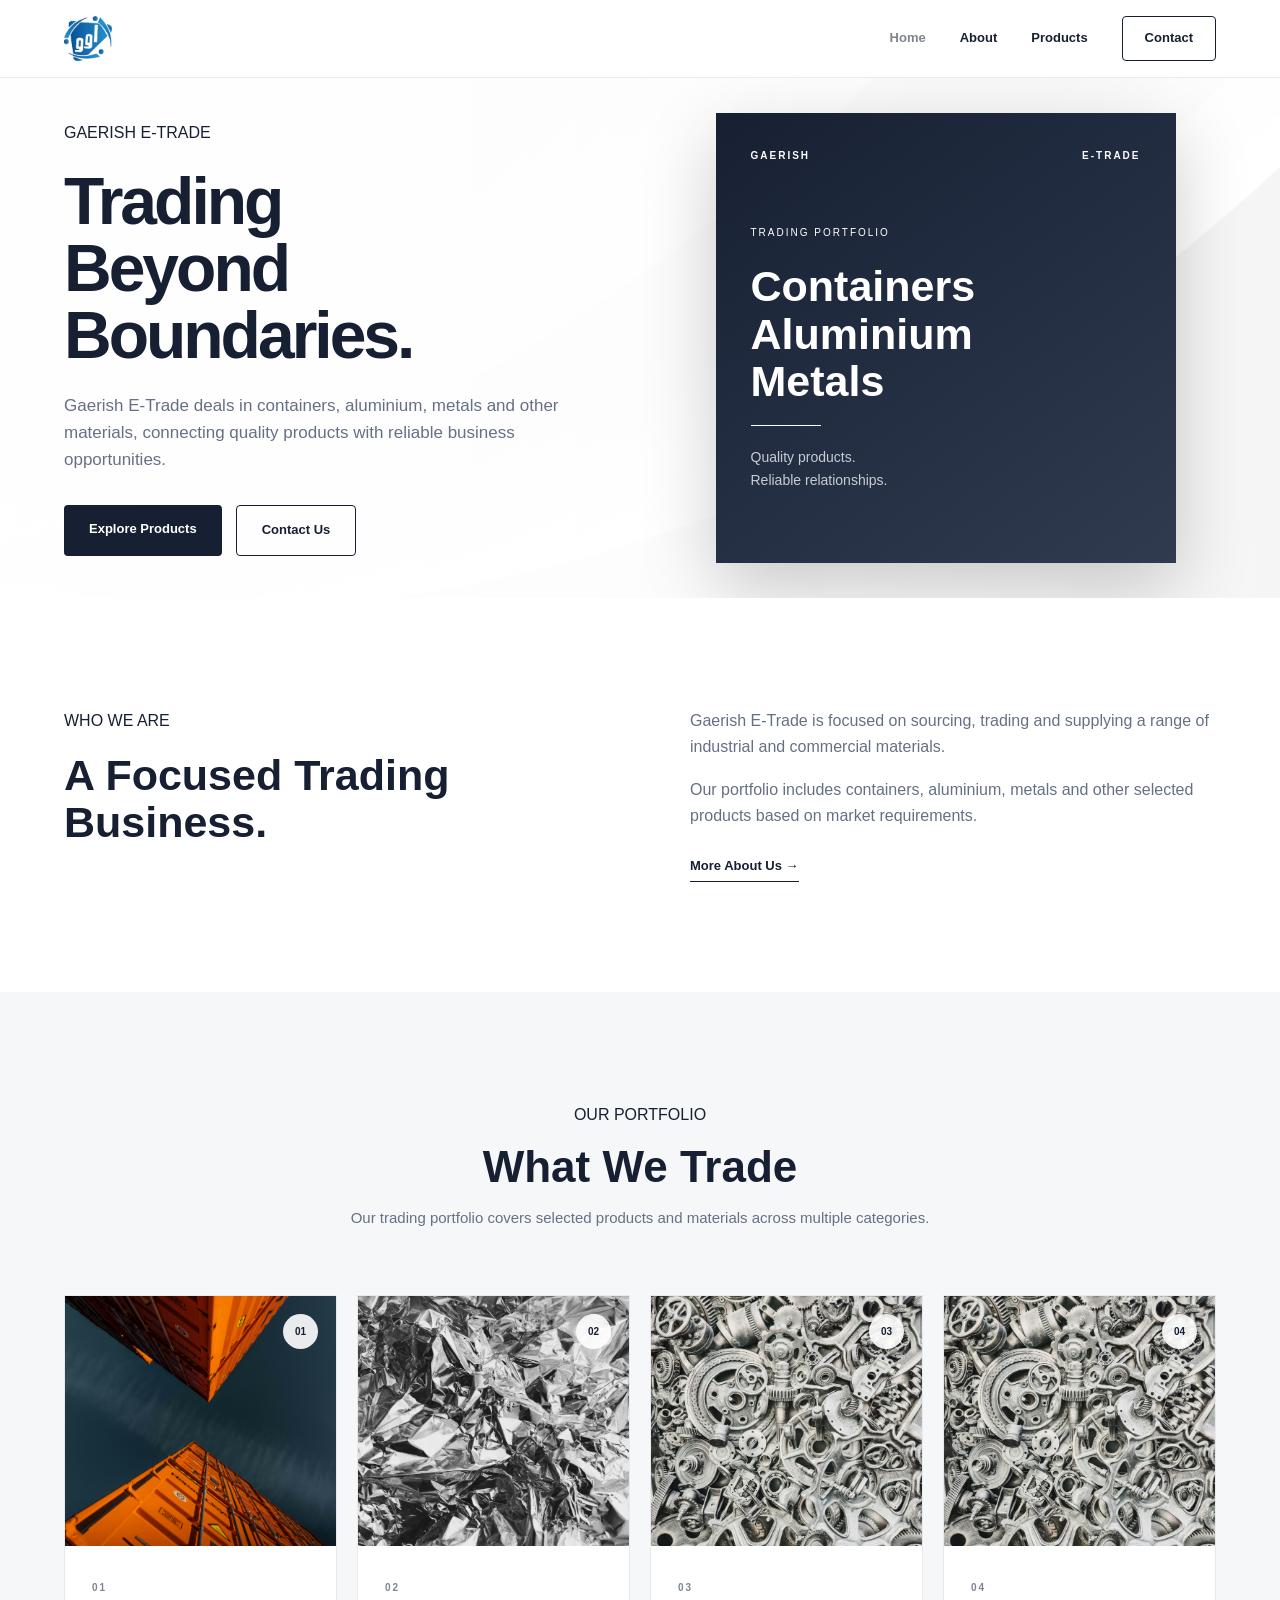
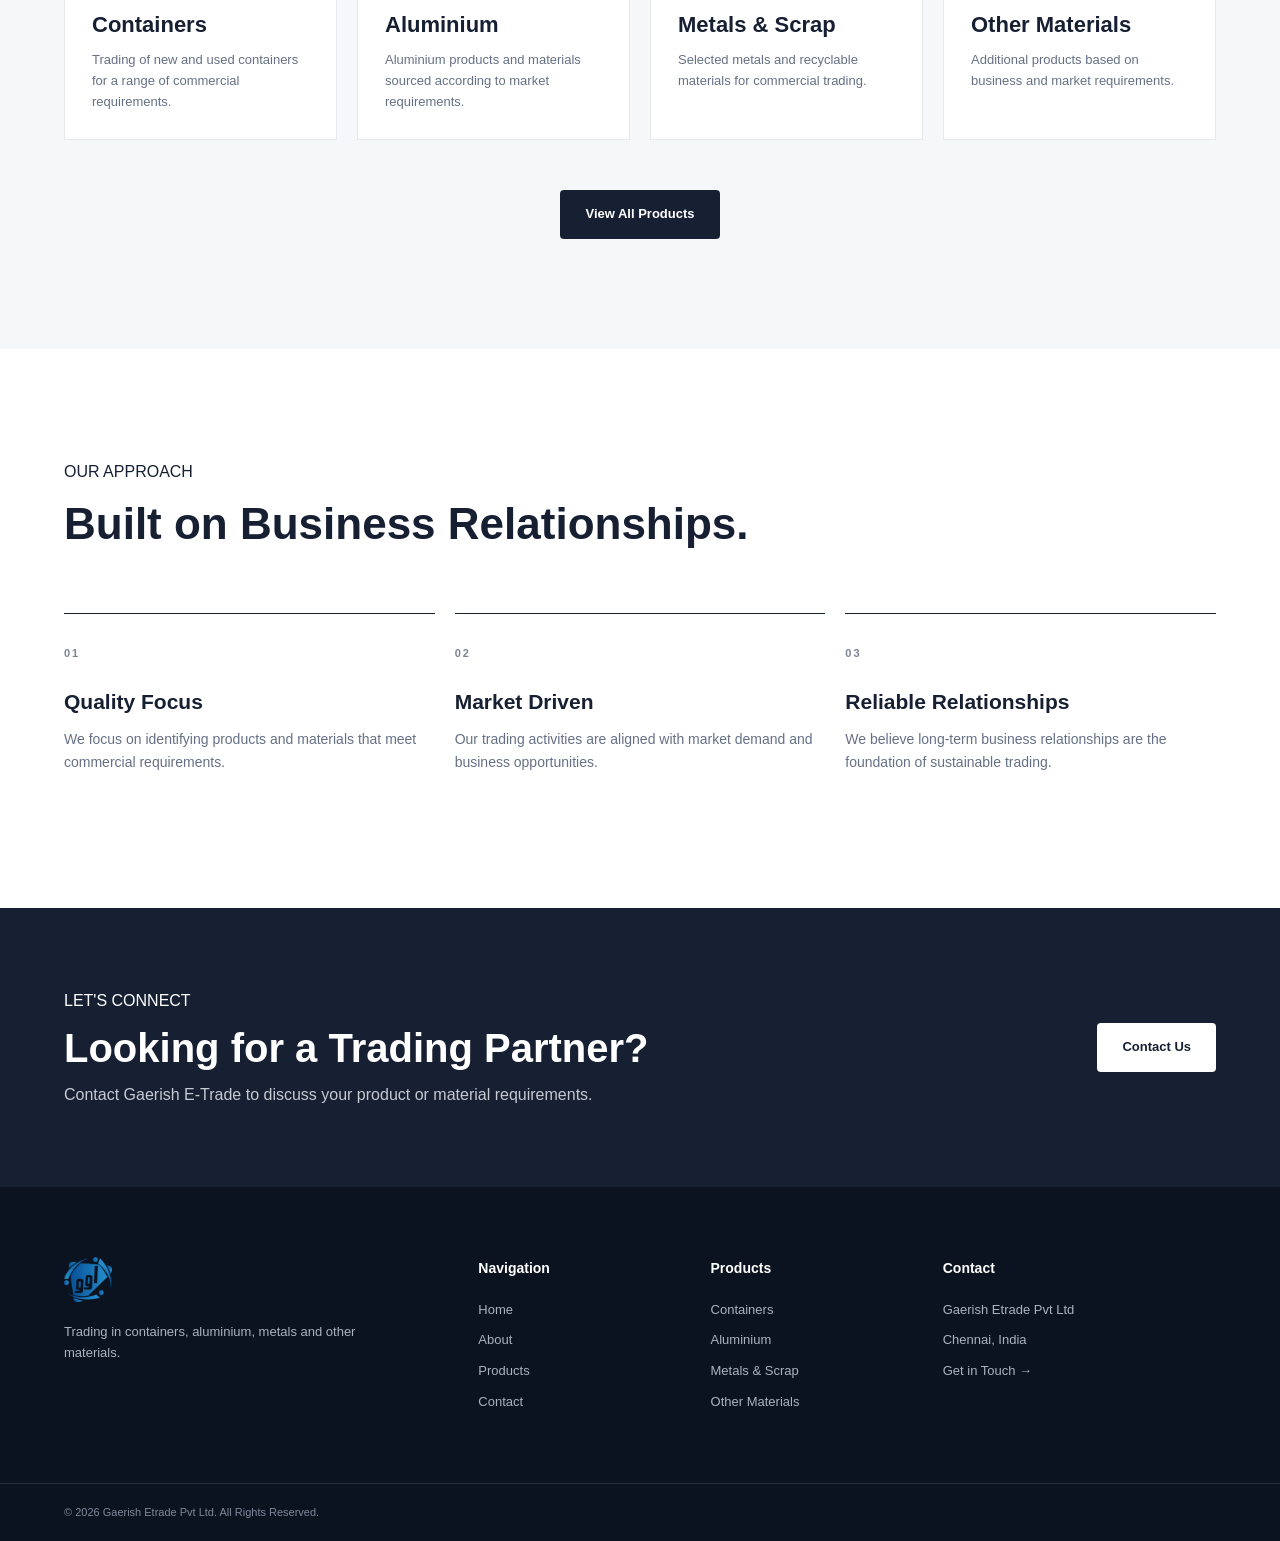
<file: index.html>
<!DOCTYPE html>
<html lang="en">

<head>
    <meta charset="UTF-8">

    <meta name="viewport"
          content="width=device-width, initial-scale=1.0">

    <title>Gaerish E-Trade | Trading Solutions</title>

    <meta name="description"
          content="Gaerish E-Trade - Trading in containers, aluminium, metals and other materials.">

    <link rel="stylesheet" href="css/style.css">
    <link rel="stylesheet" href="css/responsive.css">
</head>

<body>


<!-- =========================================
     HEADER
========================================= -->

<header class="header">

    <div class="container nav-container">

        <a href="index.html" class="logo">
            <img src="images/logo/logo.png"
                 alt="Gaerish E-Trade Logo">
        </a>


        <nav class="navbar" id="navbar">

            <a href="index.html" class="active">
                Home
            </a>

            <a href="pages/about.html">
                About
            </a>

            <a href="pages/products.html">
                Products
            </a>

            <a href="pages/contact.html"
               class="contact-nav">
                Contact
            </a>

        </nav>


        <button class="menu-toggle"
                id="menuToggle"
                aria-label="Open Menu">

            ☰

        </button>

    </div>

</header>



<!-- =========================================
     HERO
========================================= -->

<section class="hero home-hero">

    <!-- DARK OVERLAY -->
    <div class="hero-overlay"></div>


    <div class="container hero-content">


        <!-- HERO TEXT -->

        <div class="hero-text">

            <span class="eyebrow">
                GAERISH E-TRADE
            </span>


            <h1>
                Trading
                <span>Beyond Boundaries.</span>
            </h1>


            <p>
                Gaerish E-Trade deals in containers,
                aluminium, metals and other materials,
                connecting quality products with
                reliable business opportunities.
            </p>


            <div class="hero-buttons">

                <a href="pages/products.html"
                   class="btn btn-primary">

                    Explore Products

                </a>


                <a href="pages/contact.html"
                   class="btn btn-secondary">

                    Contact Us

                </a>

            </div>

        </div>



        <!-- HERO PANEL -->

        <div class="hero-visual">

            <div class="hero-panel">

                <div class="panel-top">

                    <span>GAERISH</span>

                    <span>E-TRADE</span>

                </div>


                <div class="panel-content">

                    <span class="panel-label">
                        TRADING PORTFOLIO
                    </span>


                    <h2>
                        Containers<br>
                        Aluminium<br>
                        Metals
                    </h2>


                    <div class="panel-line"></div>


                    <p>
                        Quality products.<br>
                        Reliable relationships.
                    </p>

                </div>

            </div>

        </div>

    </div>

</section>



<!-- =========================================
     INTRO
========================================= -->

<section class="intro">

    <div class="container intro-grid">


        <div>

            <span class="eyebrow">
                WHO WE ARE
            </span>


            <h2>
                A Focused Trading Business.
            </h2>

        </div>


        <div>

            <p>
                Gaerish E-Trade is focused on sourcing,
                trading and supplying a range of industrial
                and commercial materials.
            </p>


            <p>
                Our portfolio includes containers,
                aluminium, metals and other selected
                products based on market requirements.
            </p>


            <a href="pages/about.html"
               class="text-link">

                More About Us →

            </a>

        </div>

    </div>

</section>



<!-- =========================================
     PRODUCTS
========================================= -->

<section class="products-section">

    <div class="container">


        <div class="section-heading">

            <span class="eyebrow">
                OUR PORTFOLIO
            </span>


            <h2>
                What We Trade
            </h2>


            <p>
                Our trading portfolio covers selected
                products and materials across multiple
                categories.
            </p>

        </div>



        <div class="product-grid">


            <!-- CONTAINER -->

            <article class="product-card">

                <div class="product-image">

                    <img src="images/products/Container.jpg"
                         alt="Containers"
                         loading="lazy">


                    <div class="product-overlay">
                        <span>01</span>
                    </div>

                </div>


                <div class="product-content">

                    <span class="product-number">
                        01
                    </span>


                    <h3>
                        Containers
                    </h3>


                    <p>
                        Trading of new and used containers
                        for a range of commercial requirements.
                    </p>

                </div>

            </article>



            <!-- ALUMINIUM -->

            <article class="product-card">

                <div class="product-image">

                    <img src="images/products/aluminium.jpg"
                         alt="Aluminium"
                         loading="lazy">


                    <div class="product-overlay">
                        <span>02</span>
                    </div>

                </div>


                <div class="product-content">

                    <span class="product-number">
                        02
                    </span>


                    <h3>
                        Aluminium
                    </h3>


                    <p>
                        Aluminium products and materials
                        sourced according to market requirements.
                    </p>

                </div>

            </article>



            <!-- SCRAP -->

            <article class="product-card">

                <div class="product-image">

                    <img src="images/products/scrap.jpg"
                         alt="Metals and Scrap"
                         loading="lazy">


                    <div class="product-overlay">
                        <span>03</span>
                    </div>

                </div>


                <div class="product-content">

                    <span class="product-number">
                        03
                    </span>


                    <h3>
                        Metals &amp; Scrap
                    </h3>


                    <p>
                        Selected metals and recyclable
                        materials for commercial trading.
                    </p>

                </div>

            </article>



            <!-- OTHER MATERIALS -->

            <article class="product-card">

                <div class="product-image">

                    <img src="images/products/scrap.jpg"
                         alt="Other Materials"
                         loading="lazy">


                    <div class="product-overlay">
                        <span>04</span>
                    </div>

                </div>


                <div class="product-content">

                    <span class="product-number">
                        04
                    </span>


                    <h3>
                        Other Materials
                    </h3>


                    <p>
                        Additional products based on
                        business and market requirements.
                    </p>

                </div>

            </article>

        </div>



        <div class="products-button">

            <a href="pages/products.html"
               class="btn btn-primary">

                View All Products

            </a>

        </div>

    </div>

</section>



<!-- =========================================
     WHY GAERISH
========================================= -->

<section class="why-section">

    <div class="container">


        <div class="section-heading left">

            <span class="eyebrow">
                OUR APPROACH
            </span>


            <h2>
                Built on Business Relationships.
            </h2>

        </div>



        <div class="why-grid">


            <div class="why-card">

                <span class="why-number">
                    01
                </span>


                <h3>
                    Quality Focus
                </h3>


                <p>
                    We focus on identifying products
                    and materials that meet commercial
                    requirements.
                </p>

            </div>



            <div class="why-card">

                <span class="why-number">
                    02
                </span>


                <h3>
                    Market Driven
                </h3>


                <p>
                    Our trading activities are aligned
                    with market demand and business
                    opportunities.
                </p>

            </div>



            <div class="why-card">

                <span class="why-number">
                    03
                </span>


                <h3>
                    Reliable Relationships
                </h3>


                <p>
                    We believe long-term business
                    relationships are the foundation
                    of sustainable trading.
                </p>

            </div>

        </div>

    </div>

</section>



<!-- =========================================
     CTA
========================================= -->

<section class="cta">

    <div class="container cta-content">


        <div>

            <span class="eyebrow">
                LET'S CONNECT
            </span>


            <h2>
                Looking for a Trading Partner?
            </h2>


            <p>
                Contact Gaerish E-Trade to discuss
                your product or material requirements.
            </p>

        </div>


        <a href="pages/contact.html"
           class="btn btn-light">

            Contact Us

        </a>

    </div>

</section>



<!-- =========================================
     FOOTER
========================================= -->

<footer class="footer">

    <div class="container footer-grid">


        <div class="footer-brand">

            <a href="index.html"
               class="logo">

                <img src="images/logo/logo.png"
                     alt="Gaerish E-Trade Logo">

            </a>


            <p>
                Trading in containers, aluminium,
                metals and other materials.
            </p>

        </div>



        <div>

            <h4>
                Navigation
            </h4>


            <a href="index.html">
                Home
            </a>


            <a href="pages/about.html">
                About
            </a>


            <a href="pages/products.html">
                Products
            </a>


            <a href="pages/contact.html">
                Contact
            </a>

        </div>



        <div>

            <h4>
                Products
            </h4>


            <a href="pages/products.html#containers">
                Containers
            </a>


            <a href="pages/products.html#aluminium">
                Aluminium
            </a>


            <a href="pages/products.html#metals">
                Metals &amp; Scrap
            </a>


            <a href="pages/products.html#other">
                Other Materials
            </a>

        </div>



        <div>

            <h4>
                Contact
            </h4>


            <p>
                Gaerish Etrade Pvt Ltd
            </p>


            <p>
                Chennai, India
            </p>


            <a href="pages/contact.html">
                Get in Touch →
            </a>

        </div>

    </div>



    <div class="footer-bottom">

        <div class="container">

            ©
            <span class="current-year"></span>

            Gaerish Etrade Pvt Ltd.
            All Rights Reserved.

        </div>

    </div>

</footer>



<script src="js/main.js"></script>

</body>
</html>
</file>
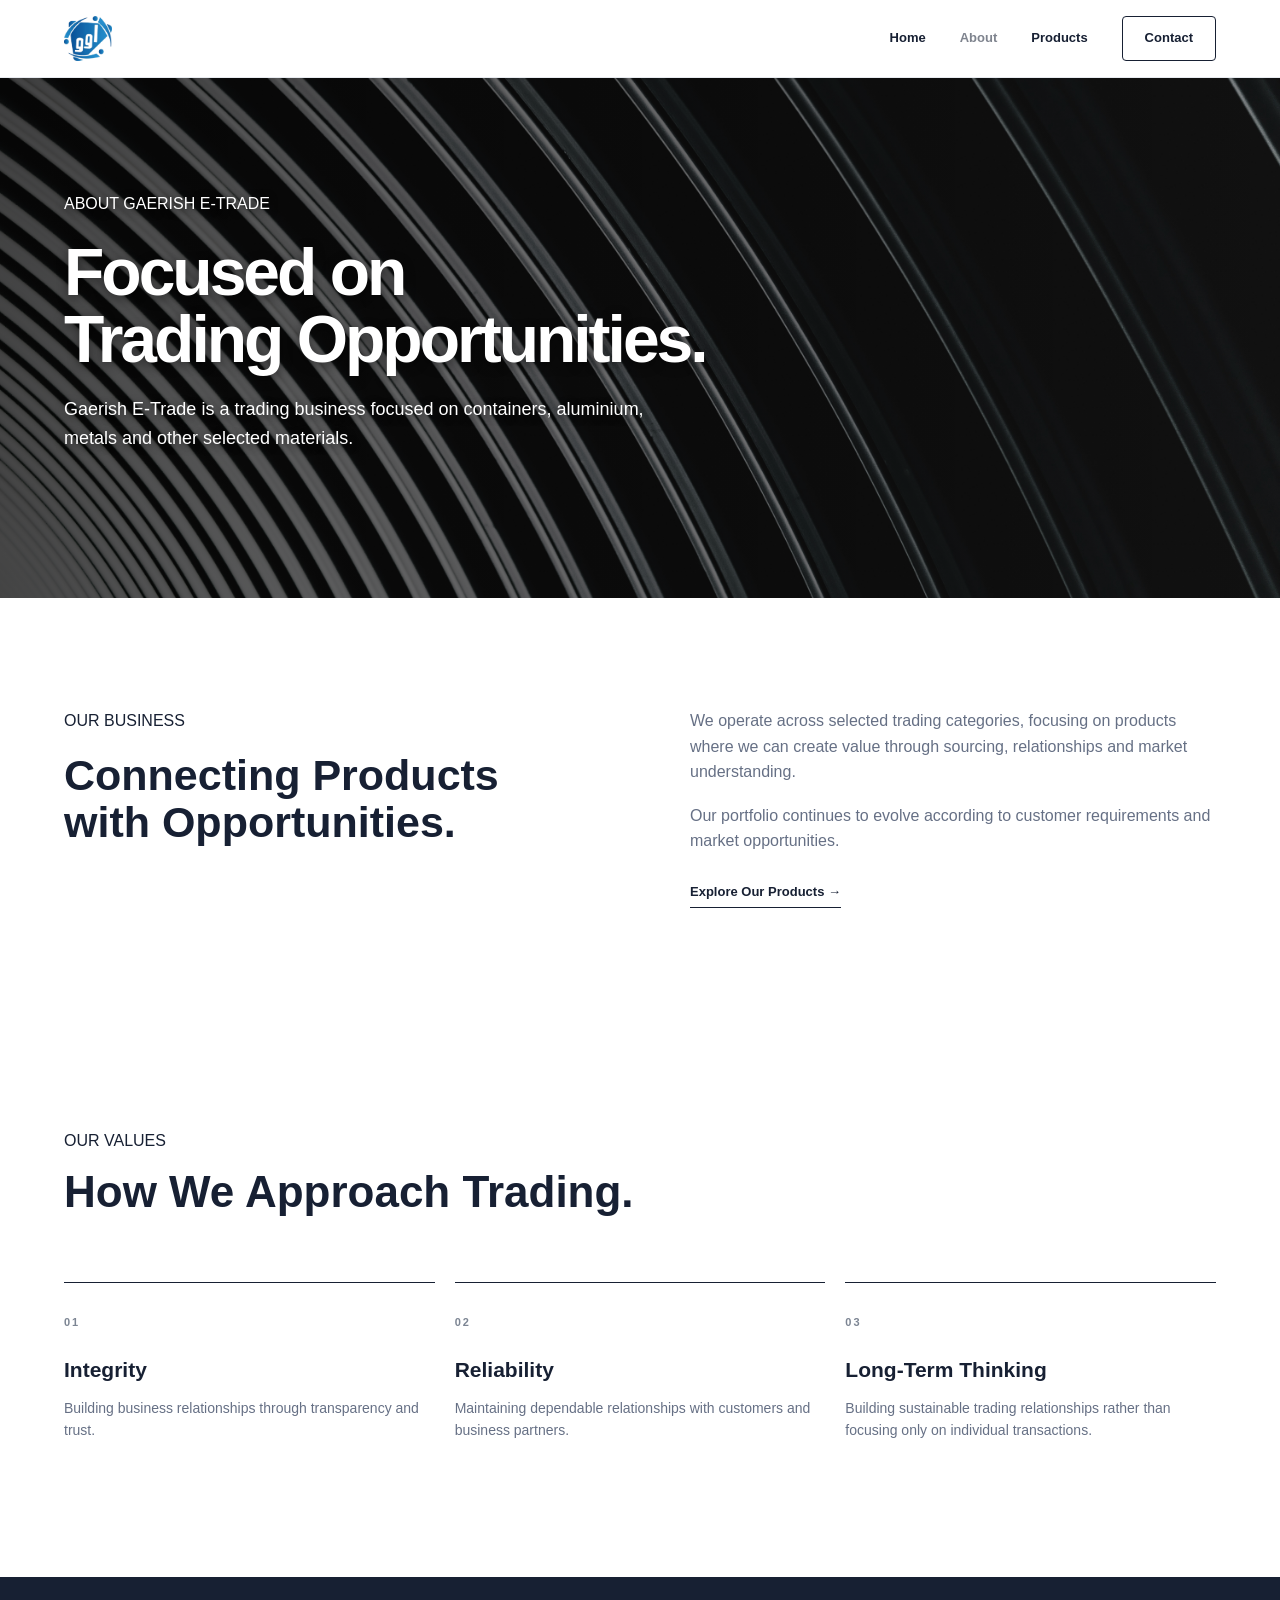
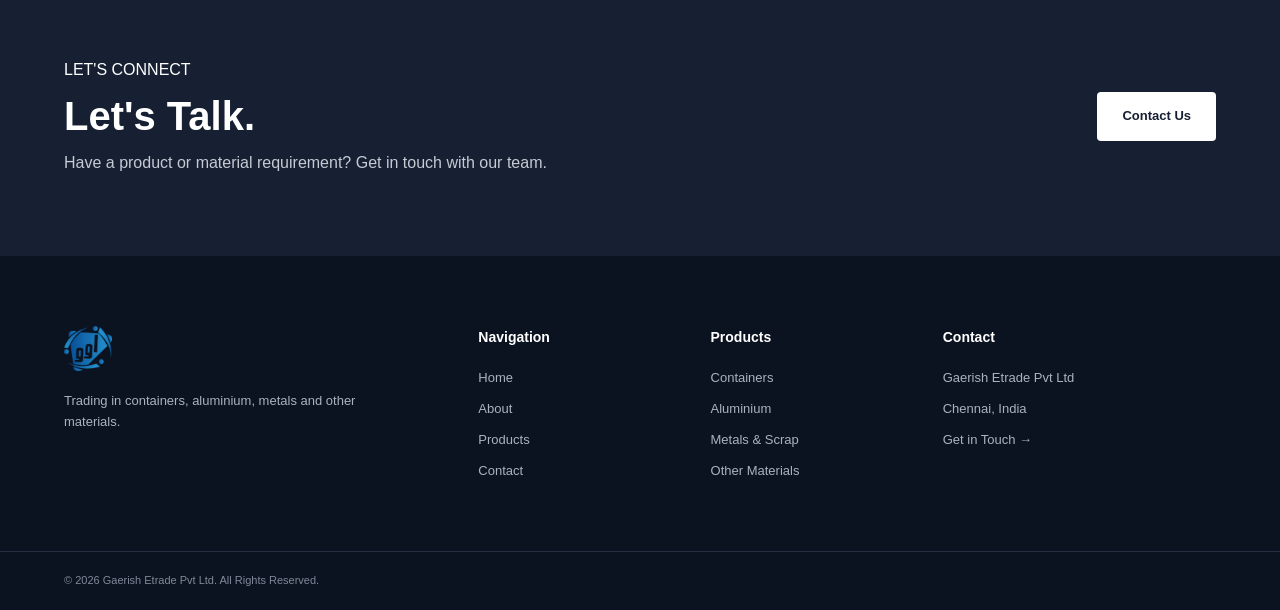
<file: pages/about.html>
<!DOCTYPE html>
<html lang="en">

<head>

    <meta charset="UTF-8">

    <meta name="viewport"
          content="width=device-width, initial-scale=1.0">

    <title>About | Gaerish E-Trade</title>

    <meta name="description"
          content="Learn about Gaerish E-Trade and our focused trading business in containers, aluminium, metals and other materials.">

    <link rel="stylesheet"
          href="../css/style.css">

    <link rel="stylesheet"
          href="../css/responsive.css">

</head>


<body>


<!-- =========================================
     HEADER
========================================= -->

<header class="header">

    <div class="container nav-container">


        <!-- LOGO -->

        <a href="../index.html"
           class="logo">

            <img src="../images/logo/logo.png"
                 alt="Gaerish E-Trade Logo">

        </a>



        <!-- NAVIGATION -->

        <nav class="navbar"
             id="navbar">

            <a href="../index.html">
                Home
            </a>

            <a href="about.html"
               class="active">
                About
            </a>

            <a href="products.html">
                Products
            </a>

            <a href="contact.html"
               class="contact-nav">
                Contact
            </a>

        </nav>



        <!-- MOBILE MENU -->

        <button class="menu-toggle"
                id="menuToggle"
                aria-label="Open Menu">

            ☰

        </button>

    </div>

</header>



<!-- =========================================
     ABOUT HERO
========================================= -->

<section class="hero about-hero">

    <div class="hero-overlay"></div>

    <div class="container">


        <span class="eyebrow">
            ABOUT GAERISH E-TRADE
        </span>


        <h1>
            Focused on
            <span>Trading Opportunities.</span>
        </h1>


        <p>
            Gaerish E-Trade is a trading business focused
            on containers, aluminium, metals and other
            selected materials.
        </p>

    </div>

</section>



<!-- =========================================
     OUR BUSINESS
========================================= -->

<section class="intro">

    <div class="container intro-grid">


        <div>

            <span class="eyebrow">
                OUR BUSINESS
            </span>


            <h2>
                Connecting Products
                with Opportunities.
            </h2>

        </div>



        <div>

            <p>
                We operate across selected trading
                categories, focusing on products where
                we can create value through sourcing,
                relationships and market understanding.
            </p>


            <p>
                Our portfolio continues to evolve
                according to customer requirements
                and market opportunities.
            </p>


            <a href="products.html"
               class="text-link">

                Explore Our Products →

            </a>

        </div>

    </div>

</section>



<!-- =========================================
     OUR VALUES
========================================= -->

<section class="why-section">

    <div class="container">


        <div class="section-heading left">

            <span class="eyebrow">
                OUR VALUES
            </span>


            <h2>
                How We Approach Trading.
            </h2>

        </div>



        <div class="why-grid">


            <!-- VALUE 01 -->

            <div class="why-card">

                <span class="why-number">
                    01
                </span>


                <h3>
                    Integrity
                </h3>


                <p>
                    Building business relationships
                    through transparency and trust.
                </p>

            </div>



            <!-- VALUE 02 -->

            <div class="why-card">

                <span class="why-number">
                    02
                </span>


                <h3>
                    Reliability
                </h3>


                <p>
                    Maintaining dependable relationships
                    with customers and business partners.
                </p>

            </div>



            <!-- VALUE 03 -->

            <div class="why-card">

                <span class="why-number">
                    03
                </span>


                <h3>
                    Long-Term Thinking
                </h3>


                <p>
                    Building sustainable trading
                    relationships rather than focusing
                    only on individual transactions.
                </p>

            </div>

        </div>

    </div>

</section>



<!-- =========================================
     CTA
========================================= -->

<section class="cta">

    <div class="container cta-content">


        <div>

            <span class="eyebrow">
                LET'S CONNECT
            </span>


            <h2>
                Let's Talk.
            </h2>


            <p>
                Have a product or material requirement?
                Get in touch with our team.
            </p>

        </div>


        <a href="contact.html"
           class="btn btn-light">

            Contact Us

        </a>

    </div>

</section>



<!-- =========================================
     FOOTER
========================================= -->

<footer class="footer">

    <div class="container footer-grid">


        <!-- BRAND -->

        <div class="footer-brand">

            <a href="../index.html"
               class="logo">

                <img src="../images/logo/logo.png"
                     alt="Gaerish E-Trade Logo">

            </a>


            <p>
                Trading in containers, aluminium,
                metals and other materials.
            </p>

        </div>



        <!-- NAVIGATION -->

        <div>

            <h4>
                Navigation
            </h4>


            <a href="../index.html">
                Home
            </a>


            <a href="about.html">
                About
            </a>


            <a href="products.html">
                Products
            </a>


            <a href="contact.html">
                Contact
            </a>

        </div>



        <!-- PRODUCTS -->

        <div>

            <h4>
                Products
            </h4>


            <a href="products.html#containers">
                Containers
            </a>


            <a href="products.html#aluminium">
                Aluminium
            </a>


            <a href="products.html#metals">
                Metals &amp; Scrap
            </a>


            <a href="products.html#other">
                Other Materials
            </a>

        </div>



        <!-- CONTACT -->

        <div>

            <h4>
                Contact
            </h4>


            <p>
                Gaerish Etrade Pvt Ltd
            </p>


            <p>
                Chennai, India
            </p>


            <a href="contact.html">
                Get in Touch →
            </a>

        </div>

    </div>



    <!-- FOOTER BOTTOM -->

    <div class="footer-bottom">

        <div class="container">

            ©
            <span class="current-year"></span>

            Gaerish Etrade Pvt Ltd.
            All Rights Reserved.

        </div>

    </div>

</footer>



<!-- JAVASCRIPT -->

<script src="../js/main.js"></script>


</body>

</html>
</file>
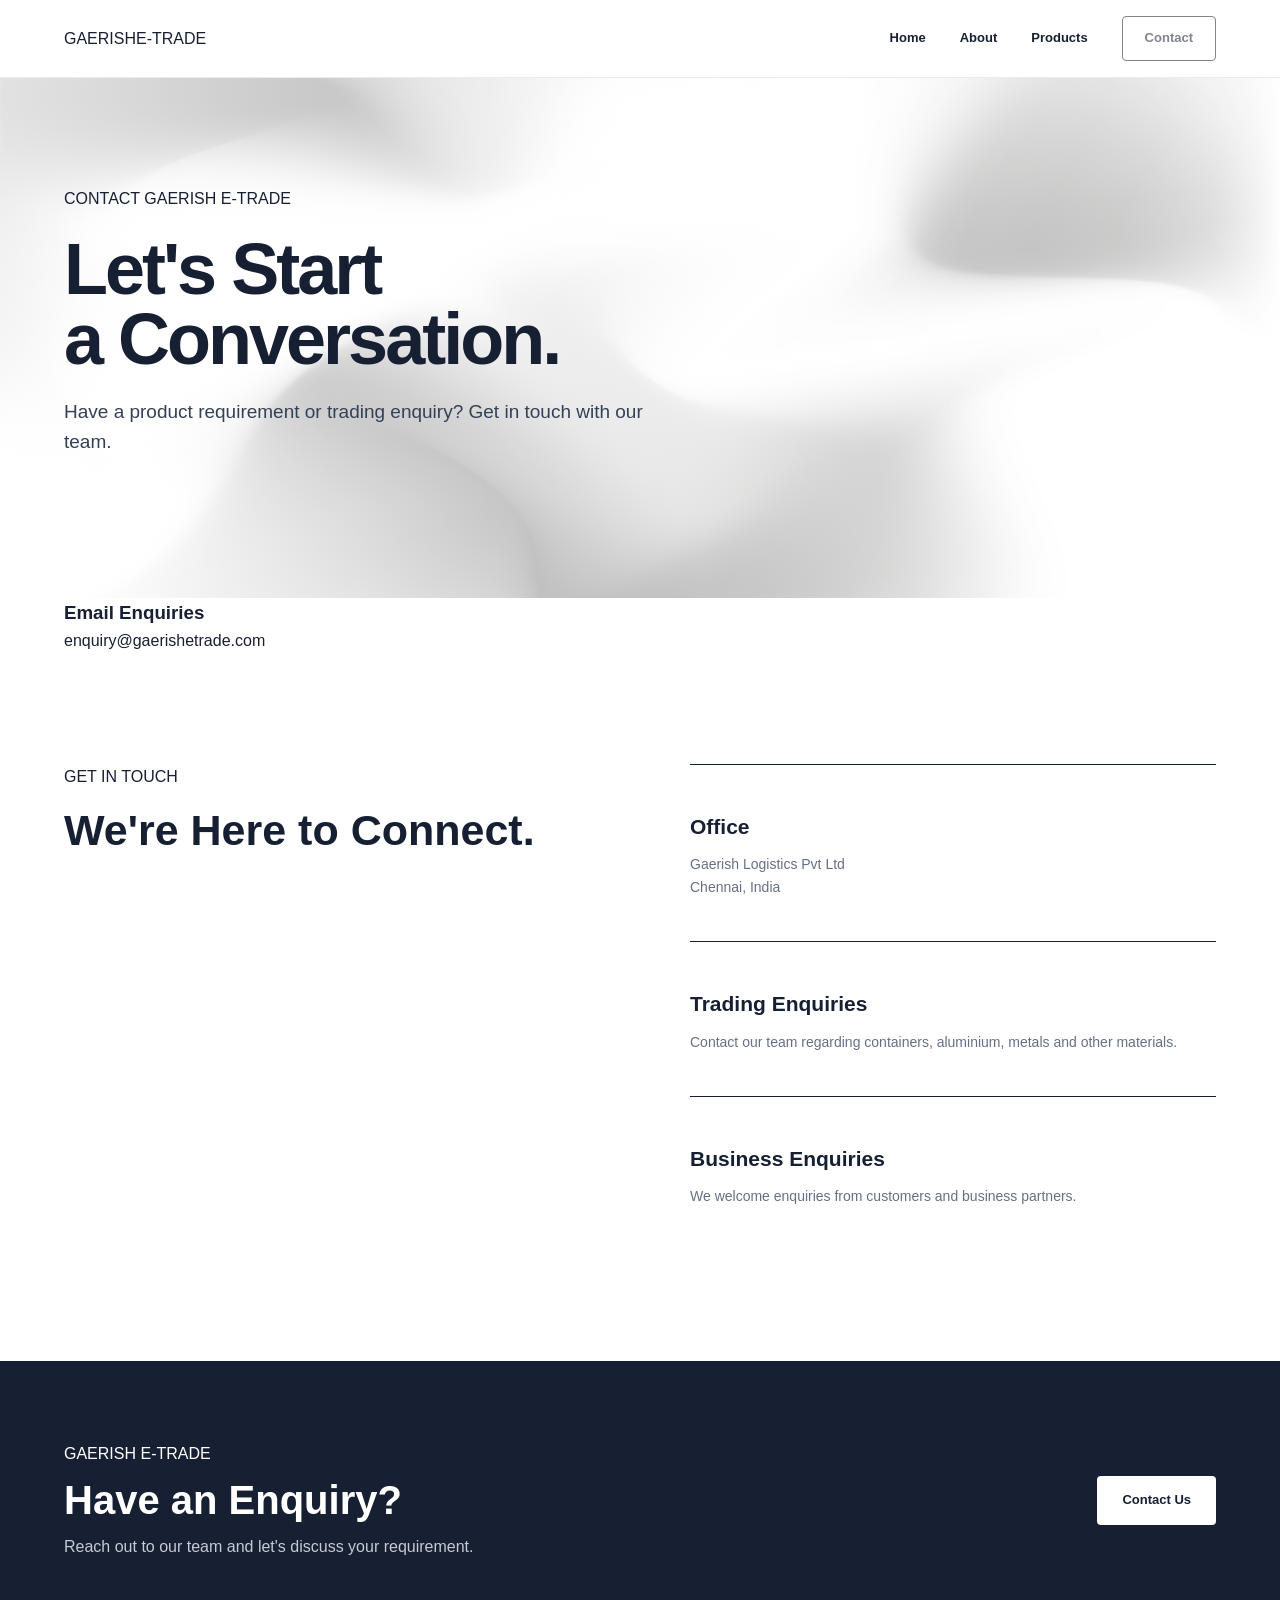
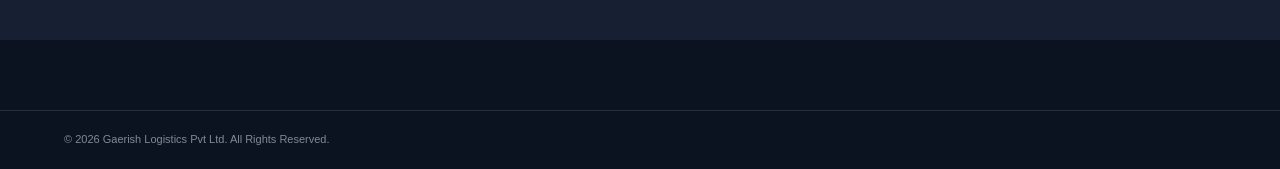
<file: pages/contact.html>
<!DOCTYPE html>
<html lang="en">

<head>

    <meta charset="UTF-8">

    <meta name="viewport"
          content="width=device-width, initial-scale=1.0">

    <title>Contact | Gaerish E-Trade</title>

    <link rel="stylesheet"
          href="../css/style.css">

    <link rel="stylesheet"
          href="../css/responsive.css">

</head>


<body>


<header class="header">

    <div class="container nav-container">

        <a href="../index.html" class="logo">

            <span class="logo-main">
                GAERISH
            </span>

            <span class="logo-sub">
                E-TRADE
            </span>

        </a>


        <nav class="navbar">

            <a href="../index.html">
                Home
            </a>

            <a href="about.html">
                About
            </a>

            <a href="products.html">
                Products
            </a>

            <a href="contact.html"
               class="active contact-nav">
                Contact
            </a>

        </nav>

    </div>

</header>


<section class="hero contact-hero">

    <div class="hero-overlay"></div>

    <div class="container">

        <span class="eyebrow">
            CONTACT GAERISH E-TRADE
        </span>

        <h1>
            Let's Start
            <span>a Conversation.</span>
        </h1>

        <p>
            Have a product requirement or trading enquiry?
            Get in touch with our team.
        </p>

    </div>

</section>
<section class="contact-email">
    <div class="container">
        <h3>Email Enquiries</h3>
        <p><a href="mailto:enquiry@gaerishetrade.com">enquiry@gaerishetrade.com</a></p>
    </div>
</section>



<section class="intro">

    <div class="container intro-grid">

        <div>

            <span class="eyebrow">
                GET IN TOUCH
            </span>

            <h2>
                We're Here
                to Connect.
            </h2>

        </div>


        <div>

            <div class="why-card">

                <h3>
                    Office
                </h3>

                <p>
                    Gaerish Logistics Pvt Ltd<br>
                    Chennai, India
                </p>

            </div>


            <div class="why-card">

                <h3>
                    Trading Enquiries
                </h3>

                <p>
                    Contact our team regarding
                    containers, aluminium, metals
                    and other materials.
                </p>

            </div>


            <div class="why-card">

                <h3>
                    Business Enquiries
                </h3>

                <p>
                    We welcome enquiries from
                    customers and business partners.
                </p>

            </div>

        </div>

    </div>

</section>


<section class="cta">

    <div class="container cta-content">

        <div>

            <span class="eyebrow">
                GAERISH E-TRADE
            </span>

            <h2>
                Have an Enquiry?
            </h2>

            <p>
                Reach out to our team and
                let's discuss your requirement.
            </p>

        </div>


        <!--
        Replace the # below with
        the official email/contact
        once finalized.
        -->

        <a href="#"
           class="btn btn-light">
            Contact Us
        </a>

    </div>

</section>


<footer class="footer">

    <div class="footer-bottom">

        <div class="container">

            © <span class="current-year"></span>
            Gaerish Logistics Pvt Ltd.
            All Rights Reserved.

        </div>

    </div>

</footer>


<script src="../js/main.js"></script>

</body>

</html>
</file>
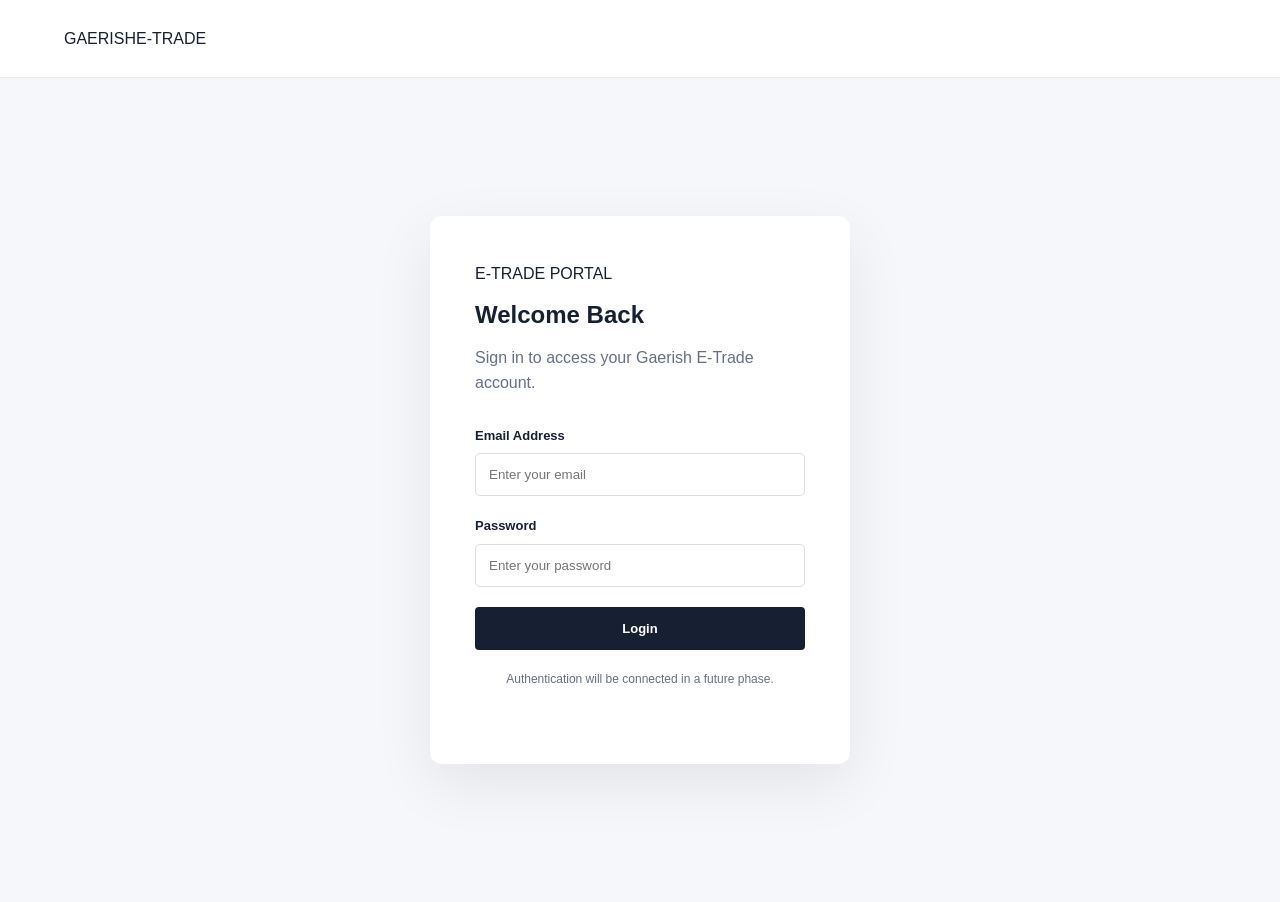
<file: pages/login.html>
<!DOCTYPE html>
<html lang="en">

<head>

    <meta charset="UTF-8">

    <meta name="viewport"
          content="width=device-width, initial-scale=1.0">

    <title>Login | Gaerish E-Trade</title>

    <link rel="stylesheet" href="../css/style.css">
    <link rel="stylesheet" href="../css/responsive.css">

    <style>

        .login-section {
            min-height: calc(100vh - 76px);
            display: flex;
            align-items: center;
            justify-content: center;
            background: #f5f7fa;
        }

        .login-box {
            width: 100%;
            max-width: 420px;
            background: #ffffff;
            padding: 45px;
            border-radius: 12px;
            box-shadow: 0 20px 60px rgba(0,0,0,0.08);
        }

        .login-box h1 {
            margin: 10px 0;
        }

        .login-box p {
            color: #667085;
            margin-bottom: 30px;
        }

        .form-group {
            margin-bottom: 20px;
        }

        .form-group label {
            display: block;
            font-size: 13px;
            font-weight: 700;
            margin-bottom: 7px;
        }

        .form-group input {
            width: 100%;
            padding: 13px;
            border: 1px solid #d9dde5;
            border-radius: 5px;
            outline: none;
        }

        .form-group input:focus {
            border-color: #172033;
        }

        .login-submit {
            width: 100%;
            border: none;
            cursor: pointer;
        }

        .login-note {
            text-align: center;
            font-size: 12px;
            margin-top: 20px;
        }

    </style>

</head>


<body>


<header class="header">

    <div class="container nav-container">

        <a href="../index.html" class="logo">

            <span class="logo-main">GAERISH</span>
            <span class="logo-sub">E-TRADE</span>

        </a>

    </div>

</header>


<section class="login-section">

    <div class="login-box">

        <span class="eyebrow">
            E-TRADE PORTAL
        </span>

        <h1>
            Welcome Back
        </h1>

        <p>
            Sign in to access your Gaerish E-Trade account.
        </p>


        <form id="loginForm">

            <div class="form-group">

                <label for="email">
                    Email Address
                </label>

                <input
                    type="email"
                    id="email"
                    placeholder="Enter your email"
                    required
                >

            </div>


            <div class="form-group">

                <label for="password">
                    Password
                </label>

                <input
                    type="password"
                    id="password"
                    placeholder="Enter your password"
                    required
                >

            </div>


            <button
                type="submit"
                class="btn btn-primary login-submit">

                Login

            </button>

        </form>


        <p class="login-note">
            Authentication will be connected in a future phase.
        </p>

    </div>

</section>


<script>

document
    .getElementById("loginForm")
    .addEventListener("submit", function(event) {

        event.preventDefault();

        alert(
            "Login system is currently under development."
        );

    });

</script>


</body>

</html>
</file>
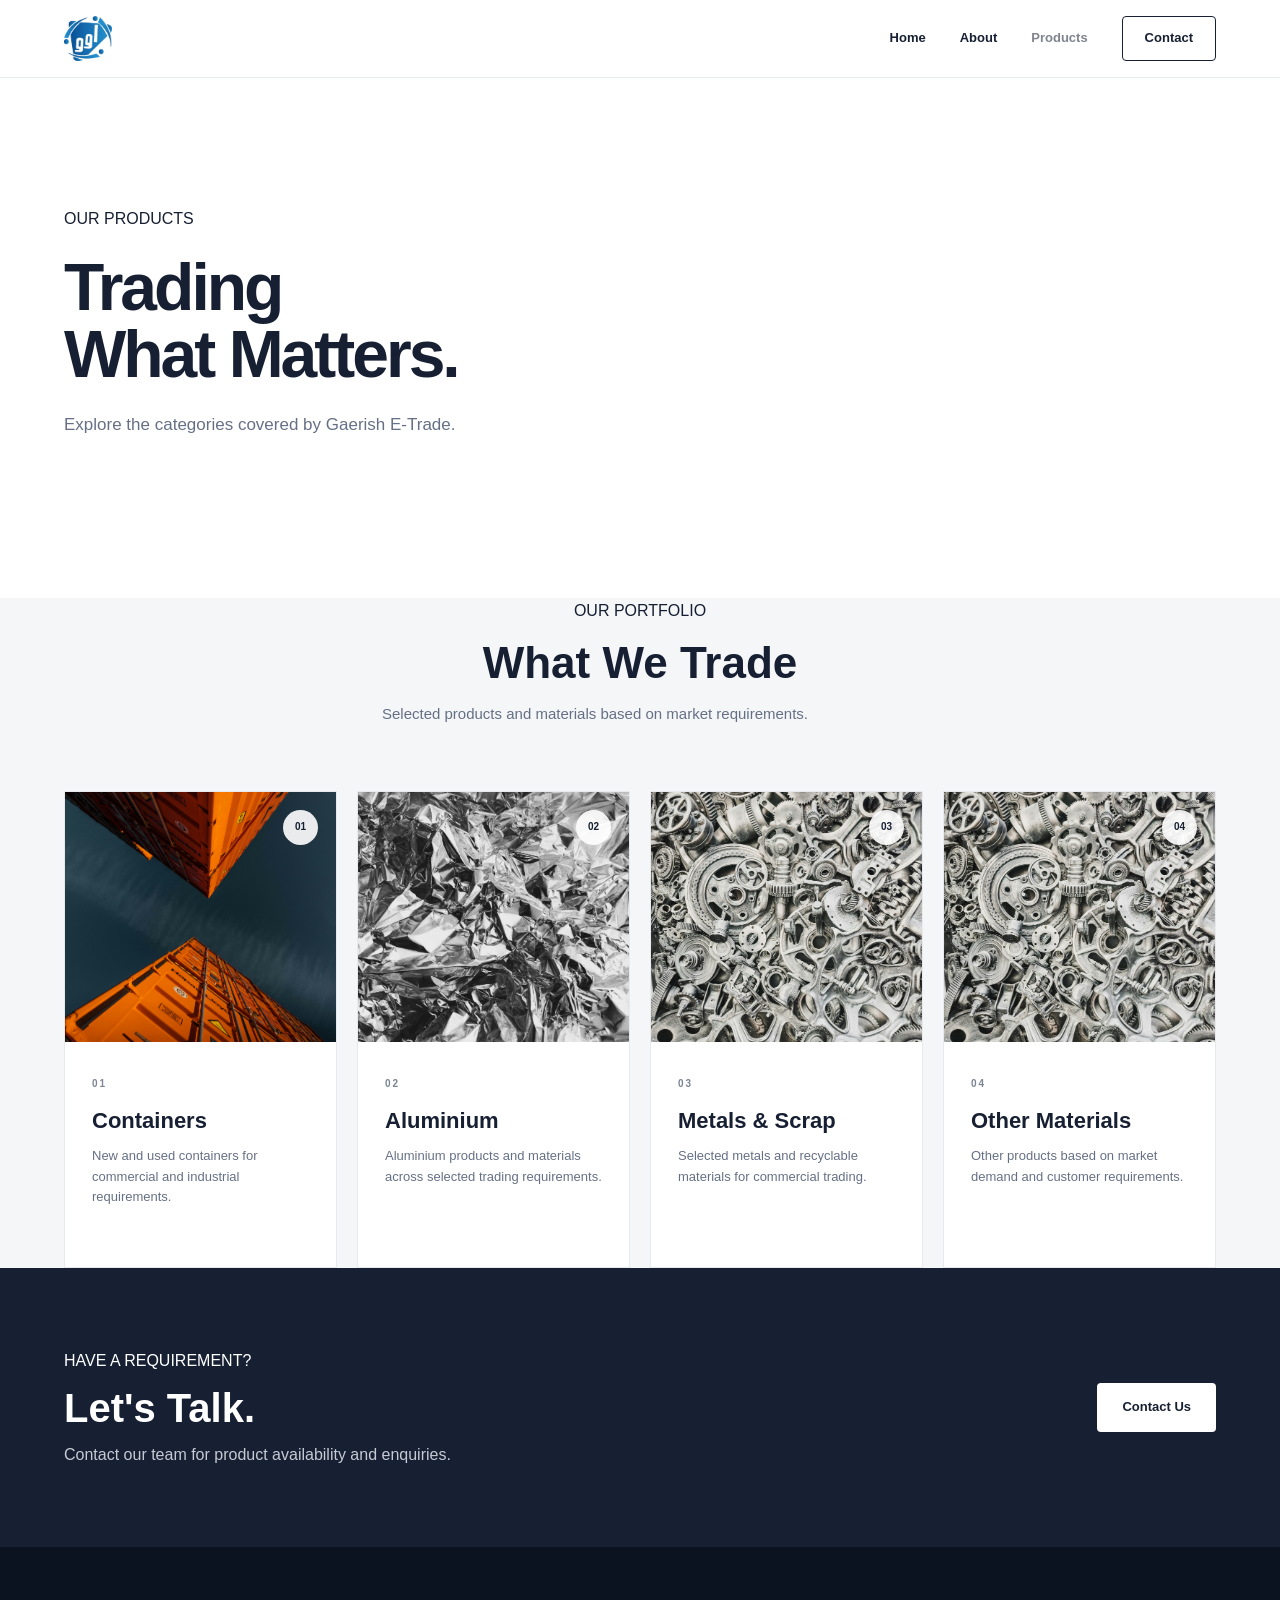
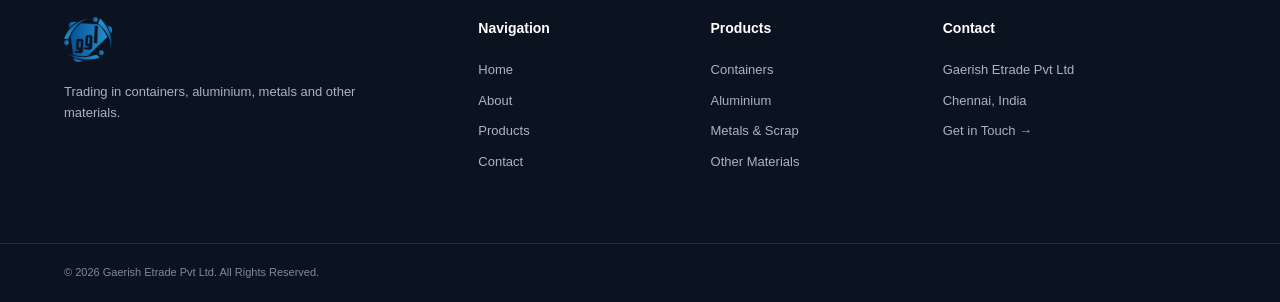
<file: pages/products.html>
<!DOCTYPE html>
<html lang="en">

<head>

    <meta charset="UTF-8">

    <meta name="viewport"
          content="width=device-width, initial-scale=1.0">

    <title>Products | Gaerish E-Trade</title>

    <meta name="description"
          content="Explore containers, aluminium, metals, scrap and other materials traded by Gaerish E-Trade.">

    <link rel="stylesheet"
          href="../css/style.css">

    <link rel="stylesheet"
          href="../css/responsive.css">

</head>


<body>


<!-- =========================================
     HEADER
========================================= -->

<header class="header">

    <div class="container nav-container">


        <!-- LOGO -->

        <a href="../index.html"
           class="logo">

            <img src="../images/logo/logo.png"
                 alt="Gaerish E-Trade Logo">

        </a>



        <!-- NAVIGATION -->

        <nav class="navbar"
             id="navbar">

            <a href="../index.html">
                Home
            </a>

            <a href="about.html">
                About
            </a>

            <a href="products.html"
               class="active">
                Products
            </a>

            <a href="contact.html"
               class="contact-nav">
                Contact
            </a>

        </nav>



        <!-- MOBILE MENU -->

        <button class="menu-toggle"
                id="menuToggle"
                aria-label="Open Menu">

            ☰

        </button>

    </div>

</header>



<!-- =========================================
     PAGE HERO
========================================= -->

<section class="hero">

    <div class="container">

        <span class="eyebrow">
            OUR PRODUCTS
        </span>


        <h1>
            Trading
            <span>What Matters.</span>
        </h1>


        <p>
            Explore the categories covered by
            Gaerish E-Trade.
        </p>

    </div>

</section>



<!-- =========================================
     PRODUCTS
========================================= -->

<section class="hero products-hero">
    
    <div class="container">


        <div class="section-heading">

            <span class="eyebrow">
                OUR PORTFOLIO
            </span>


            <h2>
                What We Trade
            </h2>


            <p>
                Selected products and materials
                based on market requirements.
            </p>

        </div>



        <div class="product-grid">


            <!-- =================================
                 CONTAINERS
            ================================== -->

            <article class="product-card"
                     id="containers">


                <div class="product-image">

                    <img src="../images/products/Container.jpg"
                         alt="Containers"
                         loading="lazy">


                    <div class="product-overlay">

                        <span>
                            01
                        </span>

                    </div>

                </div>


                <div class="product-content">

                    <span class="product-number">
                        01
                    </span>


                    <h3>
                        Containers
                    </h3>


                    <p>
                        New and used containers for
                        commercial and industrial
                        requirements.
                    </p>

                </div>

            </article>



            <!-- =================================
                 ALUMINIUM
            ================================== -->

            <article class="product-card"
                     id="aluminium">


                <div class="product-image">

                    <img src="../images/products/aluminium.jpg"
                         alt="Aluminium"
                         loading="lazy">


                    <div class="product-overlay">

                        <span>
                            02
                        </span>

                    </div>

                </div>


                <div class="product-content">

                    <span class="product-number">
                        02
                    </span>


                    <h3>
                        Aluminium
                    </h3>


                    <p>
                        Aluminium products and
                        materials across selected
                        trading requirements.
                    </p>

                </div>

            </article>



            <!-- =================================
                 METALS & SCRAP
            ================================== -->

            <article class="product-card"
                     id="metals">


                <div class="product-image">

                    <img src="../images/products/scrap.jpg"
                         alt="Metals and Scrap"
                         loading="lazy">


                    <div class="product-overlay">

                        <span>
                            03
                        </span>

                    </div>

                </div>


                <div class="product-content">

                    <span class="product-number">
                        03
                    </span>


                    <h3>
                        Metals &amp; Scrap
                    </h3>


                    <p>
                        Selected metals and recyclable
                        materials for commercial
                        trading.
                    </p>

                </div>

            </article>



            <!-- =================================
                 OTHER MATERIALS
            ================================== -->

            <article class="product-card"
                     id="other">


                <div class="product-image">

                    <img src="../images/products/scrap.jpg"
                         alt="Other Materials"
                         loading="lazy">


                    <div class="product-overlay">

                        <span>
                            04
                        </span>

                    </div>

                </div>


                <div class="product-content">

                    <span class="product-number">
                        04
                    </span>


                    <h3>
                        Other Materials
                    </h3>


                    <p>
                        Other products based on market
                        demand and customer requirements.
                    </p>

                </div>

            </article>


        </div>

    </div>

</section>



<!-- =========================================
     CTA
========================================= -->

<section class="cta">

    <div class="container cta-content">


        <div>

            <span class="eyebrow">
                HAVE A REQUIREMENT?
            </span>


            <h2>
                Let's Talk.
            </h2>


            <p>
                Contact our team for product
                availability and enquiries.
            </p>

        </div>


        <a href="contact.html"
           class="btn btn-light">

            Contact Us

        </a>

    </div>

</section>



<!-- =========================================
     FOOTER
========================================= -->

<footer class="footer">

    <div class="container footer-grid">


        <!-- BRAND -->

        <div class="footer-brand">

            <a href="../index.html"
               class="logo">

                <img src="../images/logo/logo.png"
                     alt="Gaerish E-Trade Logo">

            </a>


            <p>
                Trading in containers, aluminium,
                metals and other materials.
            </p>

        </div>



        <!-- NAVIGATION -->

        <div>

            <h4>
                Navigation
            </h4>


            <a href="../index.html">
                Home
            </a>


            <a href="about.html">
                About
            </a>


            <a href="products.html">
                Products
            </a>


            <a href="contact.html">
                Contact
            </a>

        </div>



        <!-- PRODUCTS -->

        <div>

            <h4>
                Products
            </h4>


            <a href="#containers">
                Containers
            </a>


            <a href="#aluminium">
                Aluminium
            </a>


            <a href="#metals">
                Metals &amp; Scrap
            </a>


            <a href="#other">
                Other Materials
            </a>

        </div>



        <!-- CONTACT -->

        <div>

            <h4>
                Contact
            </h4>


            <p>
                Gaerish Etrade Pvt Ltd
            </p>


            <p>
                Chennai, India
            </p>


            <a href="contact.html">
                Get in Touch →
            </a>

        </div>

    </div>



    <!-- COPYRIGHT -->

    <div class="footer-bottom">

        <div class="container">

            ©
            <span class="current-year"></span>

            Gaerish Etrade Pvt Ltd.
            All Rights Reserved.

        </div>

    </div>

</footer>



<!-- JAVASCRIPT -->

<script src="../js/main.js"></script>


</body>

</html>
</file>
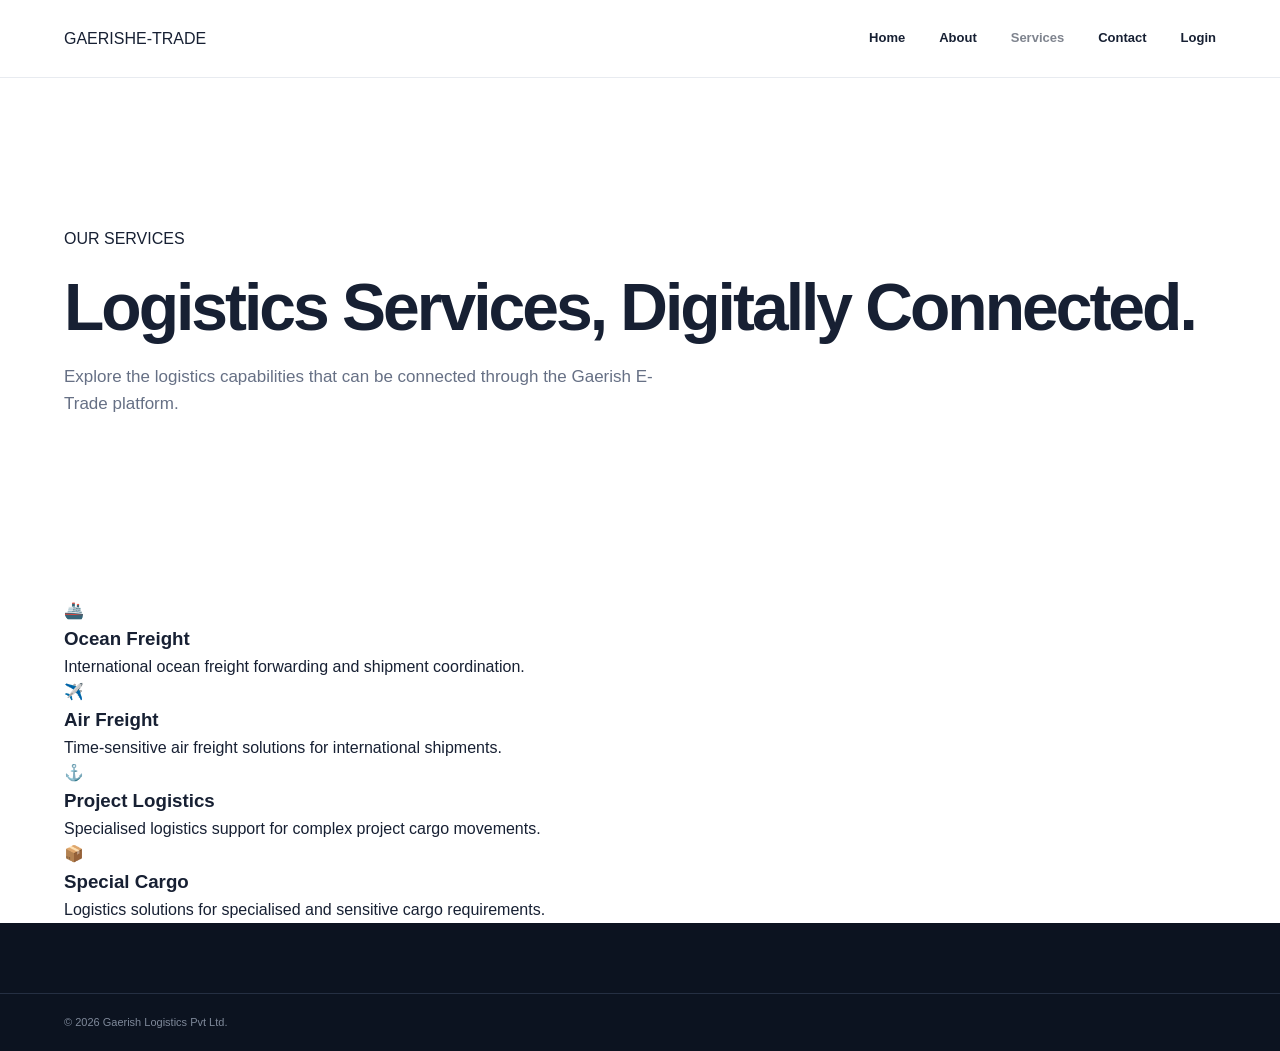
<file: pages/services.html>
<!DOCTYPE html>
<html lang="en">

<head>

    <meta charset="UTF-8">

    <meta name="viewport"
          content="width=device-width, initial-scale=1.0">

    <title>Services | Gaerish E-Trade</title>

    <link rel="stylesheet" href="../css/style.css">
    <link rel="stylesheet" href="../css/responsive.css">

</head>


<body>


<header class="header">

    <div class="container nav-container">

        <a href="../index.html" class="logo">

            <span class="logo-main">GAERISH</span>
            <span class="logo-sub">E-TRADE</span>

        </a>


        <nav class="navbar">

            <a href="../index.html">Home</a>
            <a href="about.html">About</a>
            <a href="services.html" class="active">Services</a>
            <a href="contact.html">Contact</a>

            <a href="login.html" class="login-btn">
                Login
            </a>

        </nav>

    </div>

</header>


<section class="hero">

    <div class="container">

        <span class="eyebrow">
            OUR SERVICES
        </span>

        <h1>
            Logistics Services,
            Digitally Connected.
        </h1>

        <p>
            Explore the logistics capabilities that can be connected
            through the Gaerish E-Trade platform.
        </p>

    </div>

</section>


<section class="features">

    <div class="container">

        <div class="feature-grid">

            <div class="feature-card">

                <div class="feature-icon">🚢</div>

                <h3>
                    Ocean Freight
                </h3>

                <p>
                    International ocean freight forwarding and
                    shipment coordination.
                </p>

            </div>


            <div class="feature-card">

                <div class="feature-icon">✈️</div>

                <h3>
                    Air Freight
                </h3>

                <p>
                    Time-sensitive air freight solutions for
                    international shipments.
                </p>

            </div>


            <div class="feature-card">

                <div class="feature-icon">⚓</div>

                <h3>
                    Project Logistics
                </h3>

                <p>
                    Specialised logistics support for complex
                    project cargo movements.
                </p>

            </div>


            <div class="feature-card">

                <div class="feature-icon">📦</div>

                <h3>
                    Special Cargo
                </h3>

                <p>
                    Logistics solutions for specialised and
                    sensitive cargo requirements.
                </p>

            </div>

        </div>

    </div>

</section>


<footer class="footer">

    <div class="footer-bottom">

        <div class="container">

            © <span class="current-year"></span>
            Gaerish Logistics Pvt Ltd.

        </div>

    </div>

</footer>


<script src="../js/main.js"></script>

</body>

</html>
</file>
<file: css/style.css>
/* =========================================
   GAERISH E-TRADE
   MAIN STYLES
========================================= */

* {
    margin: 0;
    padding: 0;
    box-sizing: border-box;
}

html {
    scroll-behavior: smooth;
}

body {
    font-family: Arial, Helvetica, sans-serif;
    color: #172033;
    background: #ffffff;
    line-height: 1.6;
}

a {
    color: inherit;
    text-decoration: none;
}

img {
    max-width: 100%;
    display: block;
}

.container {
    width: 90%;
    max-width: 1220px;
    margin: auto;
}


/* =========================================
   HEADER
========================================= */

.header {
    height: 78px;
    background: #ffffff;
    border-bottom: 1px solid #e8ebf0;

    position: sticky;
    top: 0;
    z-index: 1000;
}

.nav-container {
    height: 100%;

    display: flex;
    align-items: center;
    justify-content: space-between;
}


/* LOGO */

.logo {
    display: flex;
    align-items: center;
    line-height: 1;
}

.logo img {
    height: 45px;
    width: auto;
    max-width: none;
    display: block;
}


/* NAVIGATION */

.navbar {
    display: flex;
    align-items: center;
    gap: 34px;
}

.navbar a {
    font-size: 13px;
    font-weight: 700;
    transition: 0.25s ease;
}

.navbar a:hover {
    opacity: 0.55;
}

.navbar .active {
    opacity: 0.55;
}

.contact-nav {
    padding: 11px 22px;
    border: 1px solid #172033;
    border-radius: 4px;
}

.contact-nav:hover {
    background: #172033;
    color: #ffffff;
    opacity: 1 !important;
}


/* MOBILE MENU */

.menu-toggle {
    display: none;
    border: 0;
    background: none;
    font-size: 25px;
    cursor: pointer;
}


/* =========================================
   HERO
========================================= */

.hero {
    min-height: 520px;

    position: relative;

    display: flex;
    align-items: center;

    overflow: hidden;

    background-size: cover;
    background-position: center;
    background-repeat: no-repeat;
}


/* =========================================
   HOME HERO
========================================= */

.home-hero {
    background-image: url("../images/banner/hero.jpg");
}


/* FIX HOME ALIGNMENT */

.home-hero > .container {
    display: grid;

    grid-template-columns: 1fr 1fr;

    align-items: center;

    gap: 70px;

    position: relative;
    z-index: 2;
}


/* =========================================
   ABOUT HERO
========================================= */

.about-hero {
    background-image: url("../images/banner/about.jpg");
}


/* =========================================
   CONTACT HERO
========================================= */

.contact-hero {
    background-image: url("../images/banner/contact.jpg");
}


/* =========================================
   HERO OVERLAY
========================================= */

.hero-overlay {
    position: absolute;
    inset: 0;
    z-index: 0;

    background:
        linear-gradient(
            90deg,
            rgba(255, 255, 255, 0.96) 0%,
            rgba(255, 255, 255, 0.88) 45%,
            rgba(255, 255, 255, 0.30) 100%
        );
}


/* =========================================
   ABOUT OVERLAY
   DARK IMAGE = LIGHT TEXT
========================================= */

.about-hero .hero-overlay {
    background:
        linear-gradient(
            90deg,
            rgba(0, 0, 0, 0.72) 0%,
            rgba(0, 0, 0, 0.48) 55%,
            rgba(0, 0, 0, 0.20) 100%
        );
}


/* =========================================
   CONTACT OVERLAY
========================================= */

.contact-hero .hero-overlay {
    background:
        linear-gradient(
            90deg,
            rgba(255, 255, 255, 0.86) 0%,
            rgba(255, 255, 255, 0.68) 55%,
            rgba(255, 255, 255, 0.25) 100%
        );
}


/* =========================================
   HERO CONTENT
========================================= */

.hero-content,
.hero > .container {
    position: relative;
    z-index: 1;
}


/* =========================================
   HERO TEXT
========================================= */

.hero-text {
    max-width: 680px;
}

.hero h1 {
    font-size: 66px;
    line-height: 1.02;
    letter-spacing: -3px;
    margin: 22px 0;
}

.hero h1 span {
    display: block;
}

.hero p {
    max-width: 610px;
    color: #667085;
    font-size: 17px;
    margin-bottom: 32px;
}


/* =========================================
   ABOUT TEXT
========================================= */

.about-hero .hero-text {
    max-width: 720px;
}

.about-hero h1 {
    color: #ffffff;

    font-size: 66px;
    line-height: 1.02;

    text-shadow:
        0 3px 12px rgba(0, 0, 0, 0.45);
}

.about-hero p {
    color: #f2f4f7;

    font-size: 18px;

    text-shadow:
        0 2px 8px rgba(0, 0, 0, 0.50);
}


/* About small heading / label */

.about-hero .hero-label,
.about-hero .label,
.about-hero small {
    color: #ffffff !important;
}


/* =========================================
   CONTACT TEXT
========================================= */

.contact-hero .hero-content {
    margin-left: auto;
}

.contact-hero .hero-text {
    max-width: 760px;
}

.contact-hero h1 {
    color: #172033;
    font-size: 72px;
    line-height: 0.98;
}

.contact-hero p {
    color: #344054;
    font-size: 19px;
}


/* =========================================
   HERO BUTTONS
========================================= */

.hero-buttons {
    display: flex;
    gap: 14px;
}


/* =========================================
   HERO VISUAL
========================================= */

.hero-visual {
    display: flex;
    justify-content: center;
    align-items: center;
}


/* =========================================
   HERO PANEL
========================================= */

.hero-panel {
    width: 100%;
    max-width: 460px;

    min-height: 450px;

    background:
        linear-gradient(
            145deg,
            #172033,
            #303b50
        );

    color: #ffffff;

    padding: 35px;

    position: relative;

    box-shadow:
        0 25px 70px
        rgba(0, 0, 0, 0.20);
}


/* =========================================
   PANEL TOP
========================================= */

.panel-top {
    display: flex;
    justify-content: space-between;

    font-size: 10px;
    letter-spacing: 2px;
    font-weight: 800;
}


/* =========================================
   PANEL CONTENT
========================================= */

.panel-content {
    position: absolute;

    left: 35px;
    right: 35px;
    bottom: 40px;
}

.panel-label {
    font-size: 10px;
    letter-spacing: 2px;
}

.panel-content h2 {
    font-size: 43px;
    line-height: 1.1;
    margin: 20px 0;
}

.panel-line {
    height: 1px;
    width: 70px;

    background: #ffffff;

    margin-bottom: 20px;
}

.panel-content p {
    color: #c7ccd5;
    font-size: 14px;
}


/* =========================================
   BUTTONS
========================================= */

.btn {
    display: inline-block;

    padding: 14px 25px;

    border-radius: 4px;

    font-size: 13px;
    font-weight: 800;

    transition: 0.25s ease;
}

.btn-primary {
    background: #172033;
    color: #ffffff;
}

.btn-primary:hover {
    transform: translateY(-2px);
}

.btn-secondary {
    border: 1px solid #172033;
}

.btn-secondary:hover {
    background: #172033;
    color: #ffffff;
}

.btn-light {
    background: #ffffff;
    color: #172033;
}

.btn-light:hover {
    transform: translateY(-2px);
}


/* =========================================
   INTRO
========================================= */

.intro {
    padding: 110px 0;
}

.intro-grid {
    display: grid;
    grid-template-columns: 1fr 1fr;
    gap: 100px;
}

.intro h2 {
    font-size: 43px;
    line-height: 1.1;
    margin-top: 18px;
}

.intro p {
    color: #667085;
    font-size: 16px;
    margin-bottom: 18px;
}

.text-link {
    display: inline-block;

    margin-top: 10px;

    font-weight: 800;
    font-size: 13px;

    border-bottom: 1px solid #172033;

    padding-bottom: 4px;
}


/* =========================================
   SECTION HEADING
========================================= */

.section-heading {
    text-align: center;

    max-width: 700px;

    margin: 0 auto 65px;
}

.section-heading.left {
    text-align: left;
    margin-left: 0;
}

.section-heading h2 {
    font-size: 44px;
    line-height: 1.1;
    margin: 15px 0;
}

.section-heading p {
    color: #667085;
    font-size: 15px;
}


/* =========================================
   PRODUCTS
========================================= */

.products-section {
    padding: 110px 0;
    background: #f6f7f9;
}

.product-grid {
    display: grid;
    grid-template-columns: repeat(4, 1fr);
    gap: 20px;
}

.product-card {
    background: #ffffff;

    overflow: hidden;

    border: 1px solid #e6e9ee;

    transition: 0.3s ease;
}

.product-card:hover {
    transform: translateY(-6px);

    box-shadow:
        0 20px 45px
        rgba(0, 0, 0, 0.08);
}


/* =========================================
   PRODUCT IMAGES
========================================= */

.product-image {
    height: 250px;

    position: relative;

    overflow: hidden;

    background: #e9edf1;
}

.product-image img {
    width: 100%;
    height: 100%;

    max-width: none;

    object-fit: cover;
    object-position: center;

    display: block;

    transition: transform 0.4s ease;
}

.product-card:hover .product-image img {
    transform: scale(1.05);
}

.product-overlay {
    position: absolute;

    top: 18px;
    right: 18px;

    width: 35px;
    height: 35px;

    border-radius: 50%;

    background: rgba(255, 255, 255, 0.9);

    display: flex;
    align-items: center;
    justify-content: center;

    font-size: 10px;
    font-weight: 800;

    z-index: 2;
}

.product-content {
    padding: 27px;
}

.product-number {
    font-size: 10px;

    letter-spacing: 2px;

    color: #7c8593;

    font-weight: 800;
}

.product-content h3 {
    font-size: 22px;
    margin: 8px 0;
}

.product-content p {
    color: #667085;
    font-size: 13px;
}

.products-button {
    text-align: center;
    margin-top: 50px;
}


/* =========================================
   PRODUCT BACKGROUND IMAGES
========================================= */

.container-image {
    background: url("../images/products/containers.jpg") center/cover no-repeat;
}

.aluminium-image {
    background: url("../images/products/aluminium.jpg") center/cover no-repeat;
}

.metals-image {
    background: url("../images/products/metals.jpg") center/cover no-repeat;
}

.other-image {
    background: url("../images/products/other-materials.jpg") center/cover no-repeat;
}


/* =========================================
   WHY SECTION
========================================= */

.why-section {
    padding: 110px 0;
}

.why-grid {
    display: grid;
    grid-template-columns: repeat(3, 1fr);
    gap: 20px;
}

.why-card {
    border-top: 1px solid #172033;
    padding: 25px 0;
}

.why-number {
    font-size: 11px;
    font-weight: 800;
    letter-spacing: 2px;
    color: #7c8593;
}

.why-card h3 {
    margin: 20px 0 10px;
    font-size: 21px;
}

.why-card p {
    color: #667085;
    font-size: 14px;
}


/* =========================================
   CTA
========================================= */

.cta {
    padding: 80px 0;

    background: #172033;

    color: #ffffff;
}

.cta-content {
    display: flex;

    align-items: center;

    justify-content: space-between;

    gap: 40px;
}

.cta h2 {
    font-size: 40px;

    line-height: 1.1;

    margin: 12px 0;
}

.cta p {
    color: #c5cad3;
}


/* =========================================
   FOOTER
========================================= */

.footer {
    background: #0c1320;

    color: #ffffff;

    padding-top: 70px;
}

.footer-grid {
    display: grid;

    grid-template-columns:
        2fr 1fr 1fr 1.5fr;

    gap: 50px;

    padding-bottom: 60px;
}

.footer-brand p {
    max-width: 300px;

    margin-top: 20px;
}

.footer h4 {
    font-size: 14px;

    margin-bottom: 20px;
}

.footer p,
.footer a {
    color: #aab2c0;

    font-size: 13px;

    margin-bottom: 10px;
}

.footer a {
    display: block;
}

.footer a:hover {
    color: #ffffff;
}

.footer-bottom {
    border-top: 1px solid #252f42;

    padding: 20px 0;

    color: #7f899a;

    font-size: 11px;
}


/* =========================================
   PRODUCTS HERO
========================================= */

.products-hero {
    background: #f4f6f8;
}


/* =========================================
   MOBILE
========================================= */

@media (max-width: 900px) {

    .navbar {
        gap: 18px;
    }

    .home-hero > .container {
        grid-template-columns: 1fr;
        gap: 50px;
    }

    .hero h1 {
        font-size: 52px;
    }

    .hero-visual {
        justify-content: center;
    }

    .product-grid {
        grid-template-columns: repeat(2, 1fr);
    }

    .why-grid {
        grid-template-columns: 1fr;
    }

    .footer-grid {
        grid-template-columns: 1fr 1fr;
    }
}


@media (max-width: 600px) {

    .header {
        height: 68px;
    }

    .logo img {
        height: 40px;
    }

    .navbar {
        gap: 10px;
    }

    .navbar a {
        font-size: 11px;
    }

    .contact-nav {
        padding: 8px 12px;
    }

    .hero {
        min-height: auto;
        padding: 80px 0;
    }

    .hero h1,
    .about-hero h1,
    .contact-hero h1 {
        font-size: 45px;
        letter-spacing: -2px;
    }

    .hero p {
        font-size: 15px;
    }

    .hero-buttons {
        flex-wrap: wrap;
    }

    .hero-panel {
        min-height: 400px;
    }

    .product-grid {
        grid-template-columns: 1fr;
    }

    .intro-grid {
        grid-template-columns: 1fr;
        gap: 40px;
    }

    .footer-grid {
        grid-template-columns: 1fr;
    }

    .cta-content {
        flex-direction: column;
        align-items: flex-start;
    }
}
/* =========================================
   ABOUT HERO - TEXT VISIBILITY
========================================= */

.about-hero .eyebrow {
    color: #ffffff !important;

    text-shadow:
        0 2px 8px rgba(0, 0, 0, 0.6);
}

.about-hero h1 {
    color: #ffffff !important;
}

.about-hero p {
    color: #ffffff !important;
}
</file>
<file: css/responsive.css>
/* =========================================
   RESPONSIVE
========================================= */


/* =========================================
   TABLET
========================================= */

@media (max-width: 1000px) {

    .navbar {
        gap: 20px;
    }


    /* HOME */

    .home-hero > .container {
        grid-template-columns: 1fr;

        gap: 55px;

        padding-top: 80px;
        padding-bottom: 80px;
    }

    .hero-text {
        max-width: 700px;
    }


    /* HERO */

    .hero h1 {
        font-size: 55px;
    }


    /* HERO VISUAL */

    .hero-visual {
        justify-content: flex-start;
    }


    /* ABOUT */

    .about-hero .hero-text {
        max-width: 700px;
    }


    .about-hero h1 {
        font-size: 55px;
    }


    /* CONTACT */

    .contact-hero .hero-text {
        max-width: 700px;
    }


    .contact-hero h1 {
        font-size: 60px;
    }


    /* PRODUCTS */

    .product-grid {
        grid-template-columns: repeat(2, 1fr);
    }


    /* FOOTER */

    .footer-grid {
        grid-template-columns: repeat(2, 1fr);
    }

}


/* =========================================
   MOBILE
========================================= */

@media (max-width: 700px) {

    .header {
        height: 70px;
    }


    /* NAVIGATION */

    .navbar {
        display: none;

        position: absolute;

        top: 70px;
        left: 0;

        width: 100%;

        padding: 25px;

        background: #ffffff;

        border-bottom: 1px solid #e8ebf0;

        flex-direction: column;

        gap: 20px;
    }


    .navbar.active {
        display: flex;
    }


    .menu-toggle {
        display: block;
    }


    /* HERO */

    .hero {
        min-height: auto;

        padding: 70px 0;
    }


    .hero h1 {
        font-size: 44px;

        letter-spacing: -2px;
    }


    /* ABOUT */

    .about-hero h1 {
        font-size: 44px;
    }

    .about-hero p {
        font-size: 16px;
    }


    /* CONTACT */

    .contact-hero h1 {
        font-size: 44px;

        letter-spacing: -2px;
    }

    .contact-hero p {
        font-size: 16px;
    }


    /* BUTTONS */

    .hero-buttons {
        flex-direction: column;

        align-items: stretch;
    }


    .btn {
        text-align: center;
    }


    /* HERO PANEL */

    .hero-panel {
        min-height: 400px;
    }


    .panel-content h2 {
        font-size: 35px;
    }


    /* INTRO */

    .intro-grid {
        grid-template-columns: 1fr;

        gap: 35px;
    }


    .intro h2 {
        font-size: 35px;
    }


    /* SECTION HEADINGS */

    .section-heading h2 {
        font-size: 35px;
    }


    /* PRODUCTS */

    .product-grid {
        grid-template-columns: 1fr;
    }


    /* WHY */

    .why-grid {
        grid-template-columns: 1fr;
    }


    /* CTA */

    .cta-content {
        flex-direction: column;

        align-items: flex-start;
    }


    .cta h2 {
        font-size: 33px;
    }


    /* FOOTER */

    .footer-grid {
        grid-template-columns: 1fr;

        gap: 35px;
    }

}
</file>
